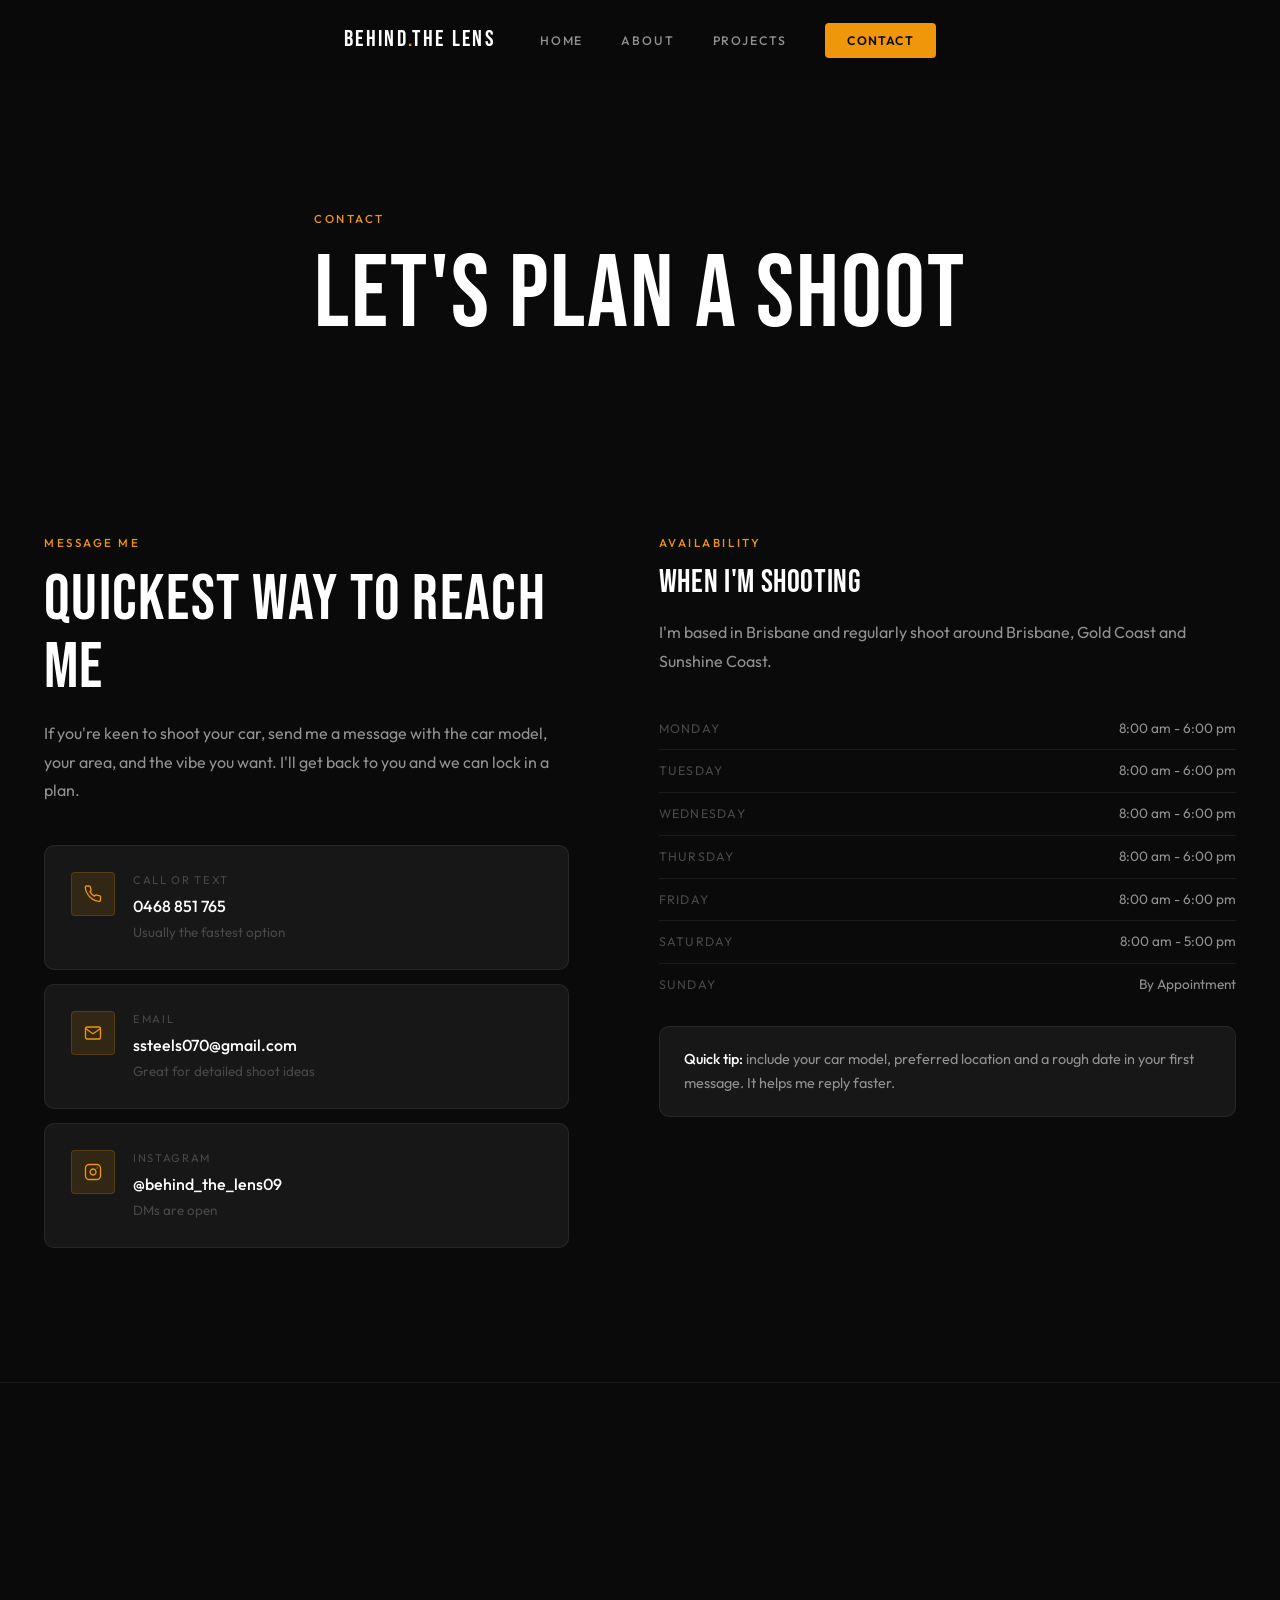
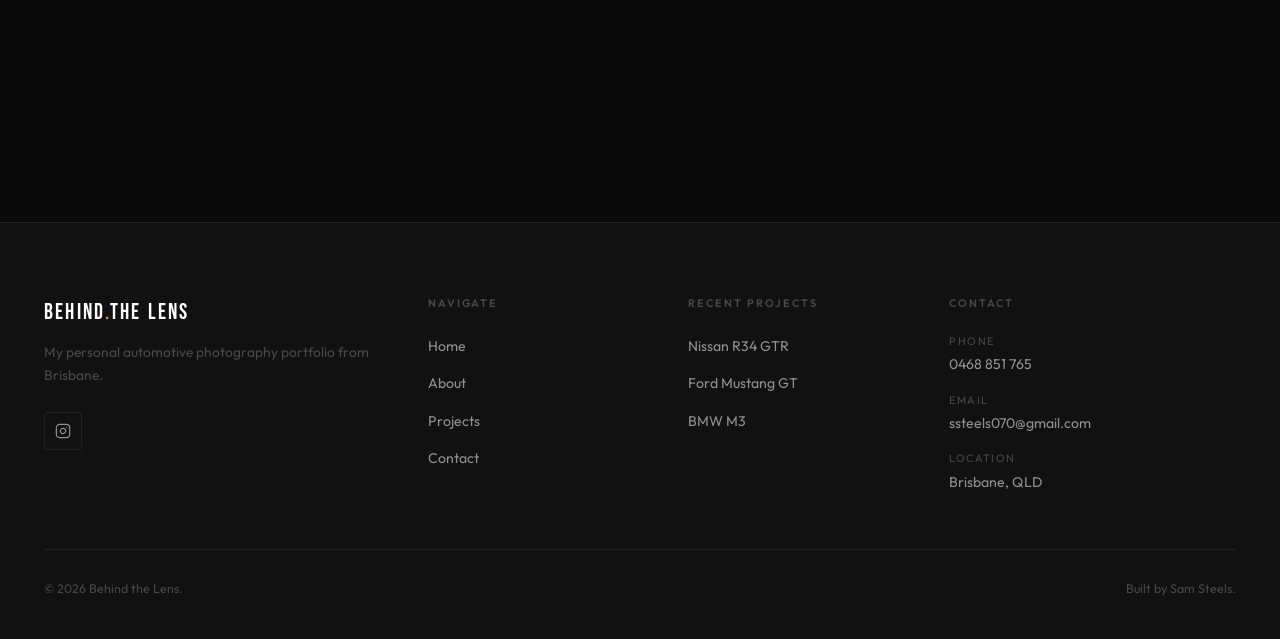
<file: contact.html>
<!DOCTYPE html>
<html lang="en">
<head>
  <meta charset="UTF-8" />
  <meta name="viewport" content="width=device-width, initial-scale=1.0" />
  <title>Contact Sam | Behind the Lens</title>
  <meta name="description" content="Get in touch with Sam to plan a car shoot in Brisbane. Call, text, email or DM." />
  <link rel="stylesheet" href="styles.css" />
</head>
<body>

  <nav class="nav">
    <div class="container">
      <div class="nav-inner">
        <div class="nav-left">
          <a href="index.html" class="nav-logo">BEHIND<span>.</span>THE LENS</a>
          <ul class="nav-links">
            <li><a href="index.html">Home</a></li>
            <li><a href="about.html">About</a></li>
            <li><a href="gallery.html">Projects</a></li>
            <li><a href="contact.html" class="nav-cta">Contact</a></li>
          </ul>
        </div>
        <div class="nav-hamburger" aria-label="Toggle menu">
          <span></span><span></span><span></span>
        </div>
      </div>
    </div>
  </nav>

  <div class="nav-overlay">
    <button class="nav-overlay-close" aria-label="Close menu">×</button>
    <a href="index.html">Home</a>
    <a href="about.html">About</a>
    <a href="gallery.html">Projects</a>
    <a href="contact.html">Contact</a>
    <div class="nav-overlay-footer">
      <a href="tel:0468851765">0468 851 765</a>
      <a href="mailto:ssteels070@gmail.com">ssteels070@gmail.com</a>
    </div>
  </div>

  <section class="page-hero">
    <div class="page-hero-bg" style="background-image: url('https://images.unsplash.com/photo-1614162692292-7ac56d7f7f1e?auto=format&fit=crop&w=1600&q=80');"></div>
    <div class="page-hero-overlay"></div>
    <div class="container">
      <div class="page-hero-content">
        <span class="section-label">Contact</span>
        <h1>Let's Plan a Shoot</h1>
      </div>
    </div>
  </section>

  <section class="section">
    <div class="container">
      <div class="contact-layout">
        <div class="reveal">
          <span class="section-label">Message Me</span>
          <h2 class="section-title">Quickest Way to Reach Me</h2>
          <p>If you're keen to shoot your car, send me a message with the car model, your area, and the vibe you want. I'll get back to you and we can lock in a plan.</p>

          <div style="margin-top:40px;">
            <a href="tel:0468851765" class="contact-card">
              <div class="contact-icon">
                <svg width="18" height="18" viewBox="0 0 24 24" fill="none" stroke="var(--accent)" stroke-width="1.8" stroke-linecap="round" stroke-linejoin="round"><path d="M22 16.92v3a2 2 0 0 1-2.18 2 19.79 19.79 0 0 1-8.63-3.07A19.5 19.5 0 0 1 4.69 12a19.79 19.79 0 0 1-3.07-8.67A2 2 0 0 1 3.6 1.27h3a2 2 0 0 1 2 1.72c.127.96.361 1.903.7 2.81a2 2 0 0 1-.45 2.11L7.91 8.91a16 16 0 0 0 6 6l.93-.93a2 2 0 0 1 2.11-.45c.907.339 1.85.573 2.81.7A2 2 0 0 1 22 16.92z"/></svg>
              </div>
              <div>
                <div class="contact-label">Call or Text</div>
                <div class="contact-value">0468 851 765</div>
                <div class="contact-value-sub">Usually the fastest option</div>
              </div>
            </a>

            <a href="mailto:ssteels070@gmail.com" class="contact-card">
              <div class="contact-icon">
                <svg width="18" height="18" viewBox="0 0 24 24" fill="none" stroke="var(--accent)" stroke-width="1.8" stroke-linecap="round" stroke-linejoin="round"><path d="M4 4h16c1.1 0 2 .9 2 2v12c0 1.1-.9 2-2 2H4c-1.1 0-2-.9-2-2V6c0-1.1.9-2 2-2z"/><polyline points="22,6 12,13 2,6"/></svg>
              </div>
              <div>
                <div class="contact-label">Email</div>
                <div class="contact-value">ssteels070@gmail.com</div>
                <div class="contact-value-sub">Great for detailed shoot ideas</div>
              </div>
            </a>

            <a href="https://instagram.com/behind_the_lens09" target="_blank" rel="noopener" class="contact-card">
              <div class="contact-icon">
                <svg width="18" height="18" viewBox="0 0 24 24" fill="none" stroke="var(--accent)" stroke-width="1.8" stroke-linecap="round" stroke-linejoin="round"><rect x="2" y="2" width="20" height="20" rx="5" ry="5"/><path d="M16 11.37A4 4 0 1 1 12.63 8 4 4 0 0 1 16 11.37z"/><line x1="17.5" y1="6.5" x2="17.51" y2="6.5"/></svg>
              </div>
              <div>
                <div class="contact-label">Instagram</div>
                <div class="contact-value">@behind_the_lens09</div>
                <div class="contact-value-sub">DMs are open</div>
              </div>
            </a>
          </div>
        </div>

        <div class="reveal reveal-delay-2">
          <span class="section-label">Availability</span>
          <h3 class="section-title" style="font-size:2rem;">When I'm Shooting</h3>
          <p>I'm based in Brisbane and regularly shoot around Brisbane, Gold Coast and Sunshine Coast.</p>

          <table class="hours-table" style="margin-top:32px;">
            <tr>
              <td>Monday</td>
              <td>8:00 am - 6:00 pm</td>
            </tr>
            <tr>
              <td>Tuesday</td>
              <td>8:00 am - 6:00 pm</td>
            </tr>
            <tr>
              <td>Wednesday</td>
              <td>8:00 am - 6:00 pm</td>
            </tr>
            <tr>
              <td>Thursday</td>
              <td>8:00 am - 6:00 pm</td>
            </tr>
            <tr>
              <td>Friday</td>
              <td>8:00 am - 6:00 pm</td>
            </tr>
            <tr>
              <td>Saturday</td>
              <td>8:00 am - 5:00 pm</td>
            </tr>
            <tr>
              <td>Sunday</td>
              <td>By Appointment</td>
            </tr>
          </table>

          <div style="margin-top:20px; padding:20px 24px; background:var(--bg-card); border:1px solid var(--border); border-radius:var(--radius-lg);">
            <p style="font-size:0.9rem; color:var(--text-secondary); line-height:1.7;">
              <strong style="color:var(--text-primary); font-weight:500;">Quick tip:</strong> include your car model, preferred location and a rough date in your first message. It helps me reply faster.
            </p>
          </div>
        </div>
      </div>
    </div>
  </section>

  <div class="map-wrap">
    <iframe
      src="https://www.google.com/maps/embed?pb=!1m14!1m12!1m3!1d452813!2d153.026!3d-27.4705!2m3!1f0!2f0!3f0!3m2!1i1024!2i768!4f13.1!5e0!3m2!1sen!2sau!4v1704067200000!5m2!1sen!2sau"
      allowfullscreen=""
      loading="lazy"
      referrerpolicy="no-referrer-when-downgrade"
      title="Brisbane map"
    ></iframe>
  </div>

  <footer class="footer">
    <div class="container">
      <div class="footer-grid">
        <div>
          <div class="footer-logo">BEHIND<span>.</span>THE LENS</div>
          <p class="footer-tagline">My personal automotive photography portfolio from Brisbane.</p>
          <div class="footer-socials">
            <a href="https://instagram.com/behind_the_lens09" target="_blank" rel="noopener" class="social-btn" aria-label="Instagram">
              <svg width="16" height="16" viewBox="0 0 24 24" fill="none" stroke="currentColor" stroke-width="1.8" stroke-linecap="round" stroke-linejoin="round"><rect x="2" y="2" width="20" height="20" rx="5" ry="5"/><path d="M16 11.37A4 4 0 1 1 12.63 8 4 4 0 0 1 16 11.37z"/><line x1="17.5" y1="6.5" x2="17.51" y2="6.5"/></svg>
            </a>
          </div>
        </div>
        <div>
          <div class="footer-col-title">Navigate</div>
          <ul class="footer-links">
            <li><a href="index.html">Home</a></li>
            <li><a href="about.html">About</a></li>
            <li><a href="gallery.html">Projects</a></li>
            <li><a href="contact.html">Contact</a></li>
          </ul>
        </div>
        <div>
          <div class="footer-col-title">Recent Projects</div>
          <ul class="footer-links">
            <li><a href="shoot-r34.html">Nissan R34 GTR</a></li>
            <li><a href="shoot-mustang.html">Ford Mustang GT</a></li>
            <li><a href="shoot-m3.html">BMW M3</a></li>
          </ul>
        </div>
        <div>
          <div class="footer-col-title">Contact</div>
          <div class="footer-contact-row">
            <span class="fc-label">Phone</span>
            <a href="tel:0468851765" class="fc-val">0468 851 765</a>
          </div>
          <div class="footer-contact-row">
            <span class="fc-label">Email</span>
            <a href="mailto:ssteels070@gmail.com" class="fc-val">ssteels070@gmail.com</a>
          </div>
          <div class="footer-contact-row">
            <span class="fc-label">Location</span>
            <span class="fc-val">Brisbane, QLD</span>
          </div>
        </div>
      </div>
      <div class="footer-bottom">
        <p>&copy; 2026 Behind the Lens.</p>
        <p>Built by Sam Steels.</p>
      </div>
    </div>
  </footer>

  <script src="main.js"></script>
</body>
</html>
</file>
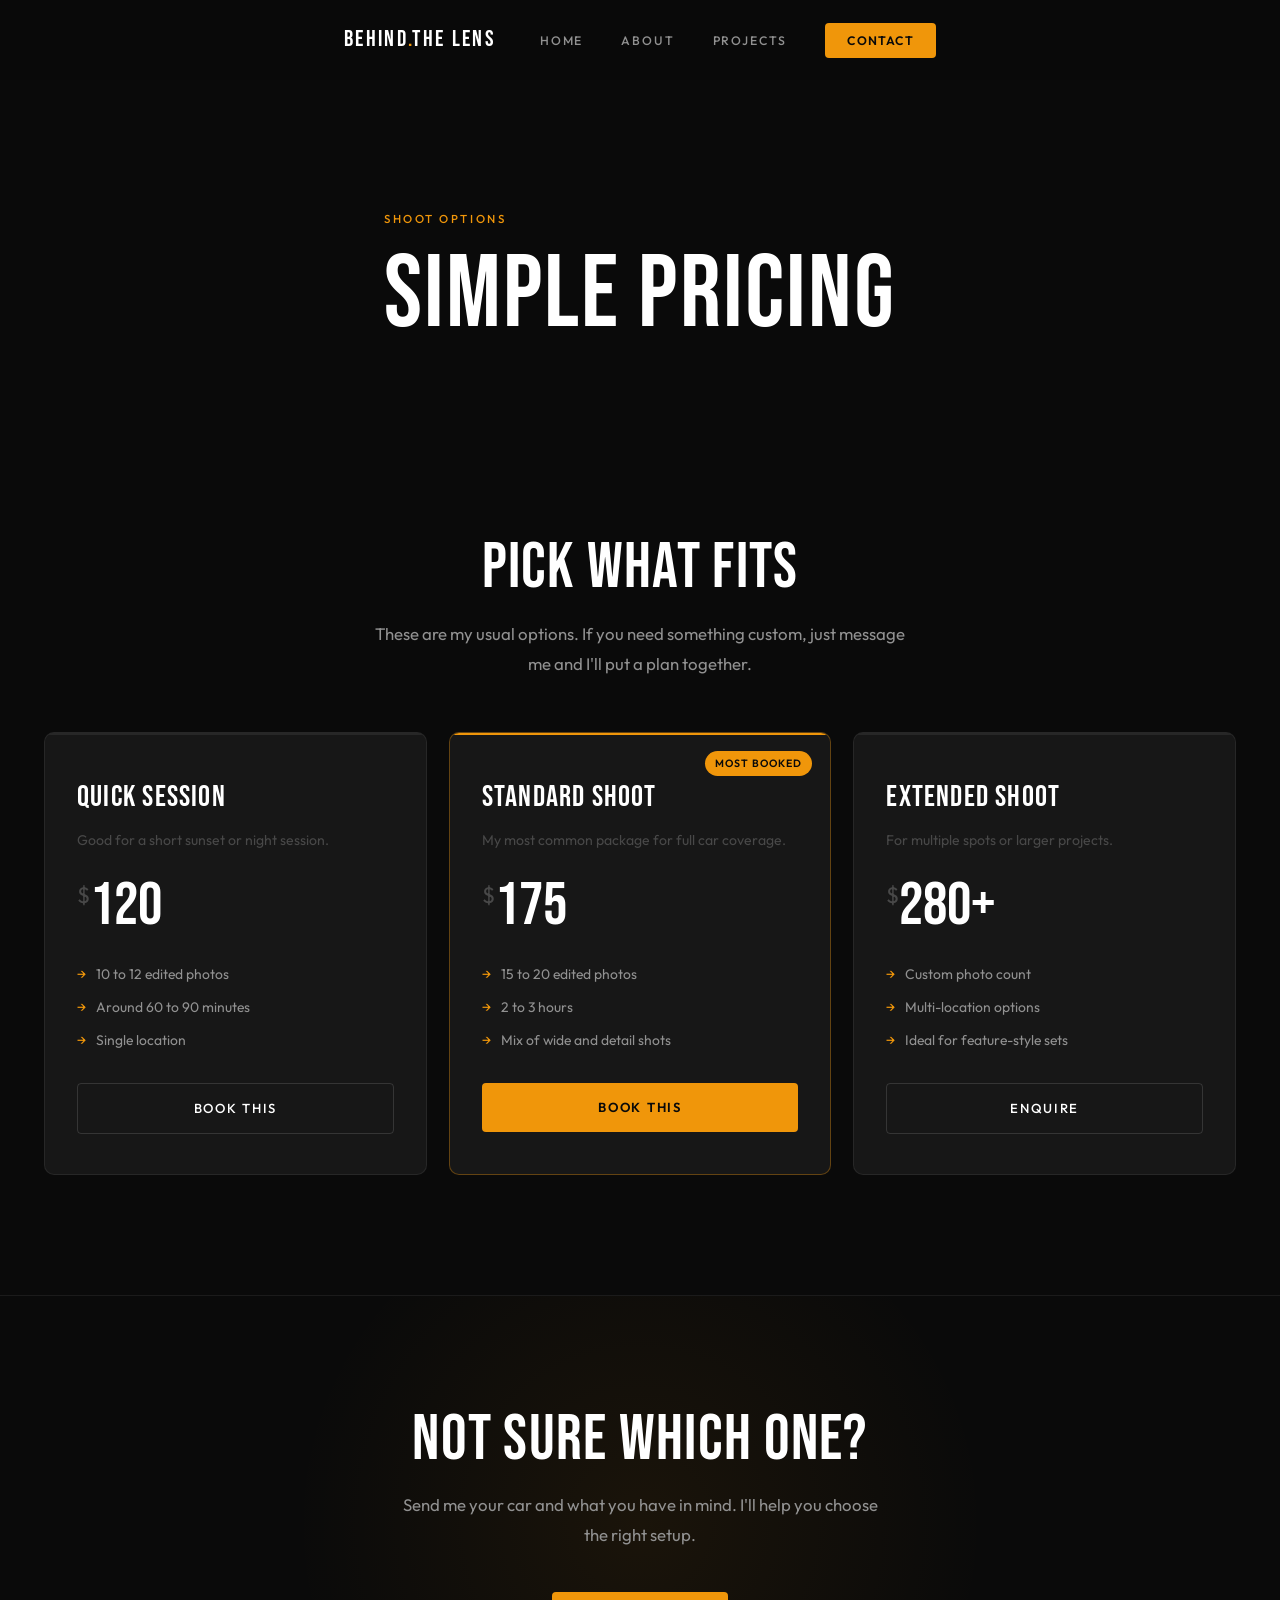
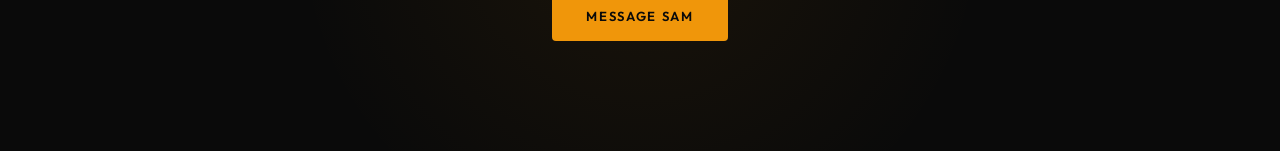
<file: pricing.html>
<!DOCTYPE html>
<html lang="en">
<head>
  <meta charset="UTF-8" />
  <meta name="viewport" content="width=device-width, initial-scale=1.0" />
  <title>Shoot Options | Behind the Lens</title>
  <meta name="description" content="Simple shoot options from Sam Steels for car photography in Brisbane." />
  <link rel="stylesheet" href="styles.css" />
</head>
<body>

  <nav class="nav">
    <div class="container">
      <div class="nav-inner">
        <div class="nav-left">
          <a href="index.html" class="nav-logo">BEHIND<span>.</span>THE LENS</a>
          <ul class="nav-links">
            <li><a href="index.html">Home</a></li>
            <li><a href="about.html">About</a></li>
            <li><a href="gallery.html">Projects</a></li>
            <li><a href="contact.html" class="nav-cta">Contact</a></li>
          </ul>
        </div>
        <div class="nav-hamburger" aria-label="Toggle menu">
          <span></span><span></span><span></span>
        </div>
      </div>
    </div>
  </nav>

  <div class="nav-overlay">
    <button class="nav-overlay-close" aria-label="Close menu">×</button>
    <a href="index.html">Home</a>
    <a href="about.html">About</a>
    <a href="gallery.html">Projects</a>
    <a href="contact.html">Contact</a>
    <div class="nav-overlay-footer">
      <a href="tel:0468851765">0468 851 765</a>
      <a href="mailto:ssteels070@gmail.com">ssteels070@gmail.com</a>
    </div>
  </div>

  <section class="page-hero">
    <div class="page-hero-bg" style="background-image: url('https://images.unsplash.com/photo-1492144534655-ae79c964c9d7?auto=format&fit=crop&w=1600&q=80');"></div>
    <div class="page-hero-overlay"></div>
    <div class="container">
      <div class="page-hero-content">
        <span class="section-label">Shoot Options</span>
        <h1>Simple Pricing</h1>
      </div>
    </div>
  </section>

  <section class="section">
    <div class="container">
      <div style="text-align:center; margin-bottom:52px;" class="reveal">
        <h2 class="section-title">Pick What Fits</h2>
        <p class="section-subtitle" style="margin:0 auto 0;">These are my usual options. If you need something custom, just message me and I'll put a plan together.</p>
      </div>

      <div class="pricing-grid">
        <div class="pricing-card reveal">
          <div class="pricing-name">Quick Session</div>
          <div class="pricing-desc">Good for a short sunset or night session.</div>
          <div class="pricing-price"><span class="dollar">$</span>120</div>
          <ul class="pricing-includes">
            <li>10 to 12 edited photos</li>
            <li>Around 60 to 90 minutes</li>
            <li>Single location</li>
          </ul>
          <a href="contact.html" class="btn btn-outline" style="width:100%; justify-content:center;">Book This</a>
        </div>

        <div class="pricing-card featured reveal reveal-delay-1">
          <div class="featured-badge">Most Booked</div>
          <div class="pricing-name">Standard Shoot</div>
          <div class="pricing-desc">My most common package for full car coverage.</div>
          <div class="pricing-price"><span class="dollar">$</span>175</div>
          <ul class="pricing-includes">
            <li>15 to 20 edited photos</li>
            <li>2 to 3 hours</li>
            <li>Mix of wide and detail shots</li>
          </ul>
          <a href="contact.html" class="btn btn-accent" style="width:100%; justify-content:center;">Book This</a>
        </div>

        <div class="pricing-card reveal reveal-delay-2">
          <div class="pricing-name">Extended Shoot</div>
          <div class="pricing-desc">For multiple spots or larger projects.</div>
          <div class="pricing-price"><span class="dollar">$</span>280+</div>
          <ul class="pricing-includes">
            <li>Custom photo count</li>
            <li>Multi-location options</li>
            <li>Ideal for feature-style sets</li>
          </ul>
          <a href="contact.html" class="btn btn-outline" style="width:100%; justify-content:center;">Enquire</a>
        </div>
      </div>
    </div>
  </section>

  <section class="cta-banner">
    <div class="container">
      <h2 class="reveal">Not Sure Which One?</h2>
      <p class="reveal reveal-delay-1">Send me your car and what you have in mind. I'll help you choose the right setup.</p>
      <div class="cta-buttons reveal reveal-delay-2">
        <a href="contact.html" class="btn btn-accent">Message Sam</a>
      </div>
    </div>
  </section>

  <script src="main.js"></script>
</body>
</html>
</file>
<file: styles.css>
/* =====================================================
   BEHIND THE LENS — styles.css
   Sam Steels | Automotive Photography | Brisbane
   ===================================================== */

@import url('https://fonts.googleapis.com/css2?family=Bebas+Neue&family=Outfit:wght@300;400;500;600&display=swap');

/* ── CSS Variables ─────────────────────────────────── */
:root {
  --bg:            #0A0A0A;
  --bg-surface:    #111111;
  --bg-card:       #171717;
  --bg-card-hover: #1E1E1E;
  --text-primary:  #FFFFFF;
  --text-secondary:#919191;
  --text-muted:    #484848;
  --accent:        #F0960A;
  --accent-hover:  #FFB030;
  --accent-dim:    rgba(240,150,10,0.12);
  --border:        rgba(255,255,255,0.07);
  --border-light:  rgba(255,255,255,0.13);

  --font-display: 'Bebas Neue', sans-serif;
  --font-body:    'Outfit', sans-serif;

  --radius:    4px;
  --radius-lg: 10px;

  --transition:      0.3s ease;
  --transition-slow: 0.6s ease;

  --nav-height:     80px;
  --section-pad:    120px;
  --section-pad-sm: 72px;

  --shadow:        0 4px 24px rgba(0,0,0,0.45);
  --shadow-lg:     0 16px 48px rgba(0,0,0,0.65);
  --shadow-accent: 0 6px 24px rgba(240,150,10,0.25);
}

/* ── Reset ─────────────────────────────────────────── */
*, *::before, *::after { box-sizing: border-box; margin: 0; padding: 0; }
html { scroll-behavior: smooth; font-size: 16px; }
body {
  background: var(--bg);
  color: var(--text-primary);
  font-family: var(--font-body);
  font-weight: 400;
  line-height: 1.6;
  overflow-x: hidden;
}
img { display: block; max-width: 100%; height: auto; }
a { color: inherit; text-decoration: none; }
ul { list-style: none; }
button { cursor: pointer; border: none; background: none; font-family: inherit; }

/* ── Typography ────────────────────────────────────── */
h1, h2, h3, h4 {
  font-family: var(--font-display);
  font-weight: 400;
  line-height: 1.05;
  letter-spacing: 0.02em;
}
h1 { font-size: clamp(3.5rem, 8vw, 8rem); }
h2 { font-size: clamp(2.4rem, 5vw, 4.5rem); }
h3 { font-size: clamp(1.7rem, 3vw, 2.4rem); }
h4 { font-size: 1.4rem; }
p  { color: var(--text-secondary); line-height: 1.8; }
.text-accent  { color: var(--accent); }

/* ── Layout ─────────────────────────────────────────── */
.container {
  max-width: 1300px;
  margin: 0 auto;
  padding: 0 44px;
}
.section    { padding: var(--section-pad) 0; }
.section-sm { padding: var(--section-pad-sm) 0; }

.section-label {
  display: block;
  font-size: 0.72rem;
  font-weight: 500;
  letter-spacing: 0.22em;
  text-transform: uppercase;
  color: var(--accent);
  margin-bottom: 14px;
}
.section-title   { margin-bottom: 18px; }
.section-subtitle {
  font-size: 1.05rem;
  color: var(--text-secondary);
  max-width: 540px;
  margin-bottom: 52px;
}

.grid-2 { display: grid; grid-template-columns: 1fr 1fr;         gap: 40px; align-items: center; }
.grid-3 { display: grid; grid-template-columns: repeat(3, 1fr); gap: 30px; }
.grid-4 { display: grid; grid-template-columns: repeat(4, 1fr); gap: 30px; }

/* ── Buttons ─────────────────────────────────────────── */
.btn {
  display: inline-flex;
  align-items: center;
  gap: 10px;
  padding: 14px 34px;
  font-family: var(--font-body);
  font-size: 0.82rem;
  font-weight: 500;
  letter-spacing: 0.13em;
  text-transform: uppercase;
  border-radius: var(--radius);
  transition: all var(--transition);
  cursor: pointer;
}
.btn-primary {
  background: var(--text-primary);
  color: var(--bg);
}
.btn-primary:hover {
  background: var(--accent);
  color: var(--bg);
  transform: translateY(-2px);
  box-shadow: var(--shadow-accent);
}
.btn-outline {
  background: transparent;
  color: var(--text-primary);
  border: 1px solid var(--border-light);
}
.btn-outline:hover {
  border-color: var(--text-primary);
  background: rgba(255,255,255,0.05);
  transform: translateY(-2px);
}
.btn-accent {
  background: var(--accent);
  color: var(--bg);
  font-weight: 600;
}
.btn-accent:hover {
  background: var(--accent-hover);
  transform: translateY(-2px);
  box-shadow: var(--shadow-accent);
}

/* ── Navigation ──────────────────────────────────────── */
.nav {
  position: fixed;
  top: 0; left: 0; right: 0;
  z-index: 900;
  height: var(--nav-height);
  display: flex;
  align-items: center;
  background: rgba(10,10,10,0.55);
  backdrop-filter: blur(12px);
  -webkit-backdrop-filter: blur(12px);
  transition: all var(--transition);
}
.nav.scrolled {
  background: rgba(10,10,10,0.94);
  backdrop-filter: blur(14px);
  -webkit-backdrop-filter: blur(14px);
  box-shadow: 0 1px 0 var(--border);
  height: 64px;
}
.nav-inner {
  display: flex;
  align-items: center;
  justify-content: space-between;
  width: 100%;
}
.nav-logo {
  font-family: var(--font-display);
  font-size: 1.45rem;
  letter-spacing: 0.1em;
  color: var(--text-primary);
  transition: color var(--transition);
  z-index: 1010;
  margin-left: 0;
}
.nav-left {
  display: flex;
  align-items: center;
  gap: 44px;
}

/* Close button for mobile nav overlay */
.nav-overlay-close {
  position: absolute;
  top: 18px;
  right: 18px;
  width: 44px;
  height: 44px;
  border-radius: 8px;
  background: transparent;
  border: 1px solid var(--border-light);
  color: var(--text-primary);
  font-size: 1.25rem;
  display: none;
  align-items: center;
  justify-content: center;
  cursor: pointer;
  z-index: 1015;
}
.nav-overlay.open .nav-overlay-close { display: flex; }
.nav-overlay-close:hover { border-color: var(--text-primary); color: var(--accent); }
.nav-logo span { color: var(--accent); }
.nav-logo:hover { color: var(--accent); }

.nav-links {
  display: flex;
  align-items: center;
  gap: 38px;
}
.nav-links a {
  font-size: 0.77rem;
  font-weight: 500;
  letter-spacing: 0.15em;
  text-transform: uppercase;
  color: var(--text-secondary);
  transition: color var(--transition);
  position: relative;
}
.nav-links a::after {
  content: '';
  position: absolute;
  bottom: -4px; left: 0;
  width: 0; height: 1px;
  background: var(--accent);
  transition: width var(--transition);
}
.nav-links a:hover,
.nav-links a.active { color: var(--text-primary); }
.nav-links a:hover::after,
.nav-links a.active::after { width: 100%; }

.nav-cta {
  padding: 10px 22px !important;
  background: var(--accent) !important;
  color: var(--bg) !important;
  border-radius: var(--radius);
  font-weight: 600 !important;
  letter-spacing: 0.1em !important;
}
.nav-cta:hover {
  background: var(--accent-hover) !important;
}
.nav-cta::after { display: none !important; }

/* ── Hamburger ───────────────────────────────────────── */
.nav-hamburger {
  display: none;
  flex-direction: column;
  gap: 5px;
  width: 28px;
  cursor: pointer;
  z-index: 1010;
}
.nav-hamburger span {
  display: block;
  height: 1.5px;
  background: var(--text-primary);
  border-radius: 2px;
  transition: all 0.4s ease;
  transform-origin: center;
}
.nav-hamburger.open span:nth-child(1) { transform: translateY(6.5px) rotate(45deg); }
.nav-hamburger.open span:nth-child(2) { opacity: 0; transform: scaleX(0); }
.nav-hamburger.open span:nth-child(3) { transform: translateY(-6.5px) rotate(-45deg); }

/* ── Mobile Overlay ──────────────────────────────────── */
.nav-overlay {
  position: fixed;
  inset: 0;
  background: var(--bg);
  z-index: 999;
  display: flex;
  flex-direction: column;
  align-items: center;
  justify-content: center;
  gap: 6px;
  opacity: 0;
  pointer-events: none;
  transition: opacity 0.4s ease;
}
.nav-overlay.open { opacity: 1; pointer-events: all; }

.nav-overlay a {
  font-family: var(--font-display);
  font-size: clamp(2.8rem, 9vw, 5rem);
  letter-spacing: 0.04em;
  color: var(--text-muted);
  opacity: 0;
  transform: translateY(24px);
  transition: color 0.25s ease, opacity 0.45s ease, transform 0.45s ease;
}
.nav-overlay.open a { opacity: 1; transform: translateY(0); }
.nav-overlay.open a:nth-child(1) { transition-delay: 0.08s; }
.nav-overlay.open a:nth-child(2) { transition-delay: 0.14s; }
.nav-overlay.open a:nth-child(3) { transition-delay: 0.20s; }
.nav-overlay.open a:nth-child(4) { transition-delay: 0.26s; }
.nav-overlay.open a:nth-child(5) { transition-delay: 0.32s; }
.nav-overlay a:hover { color: var(--text-primary); }

.nav-overlay-footer {
  position: absolute;
  bottom: 40px;
  display: flex;
  flex-direction: column;
  align-items: center;
  gap: 8px;
  opacity: 0;
  transition: opacity 0.4s ease 0.4s;
}
.nav-overlay.open .nav-overlay-footer { opacity: 1; }
.nav-overlay-footer a {
  font-family: var(--font-body) !important;
  font-size: 0.85rem !important;
  letter-spacing: 0.1em;
  color: var(--text-muted) !important;
  opacity: 1 !important;
  transform: none !important;
  transition: color 0.25s ease !important;
  transition-delay: 0s !important;
}
.nav-overlay-footer a:hover { color: var(--accent) !important; }

/* ── Hero ────────────────────────────────────────────── */
.hero {
  position: relative;
  height: 100vh;
  min-height: 700px;
  display: flex;
  align-items: flex-end;
  overflow: hidden;
}
.hero-bg {
  position: absolute; inset: 0;
  background-size: cover;
  background-position: center;
  animation: kenBurns 22s ease-in-out infinite alternate;
}
@keyframes kenBurns {
  from { transform: scale(1); }
  to   { transform: scale(1.07); }
}
.hero-overlay {
  position: absolute; inset: 0;
  background: linear-gradient(
    to top,
    rgba(10,10,10,0.97) 0%,
    rgba(10,10,10,0.55) 40%,
    rgba(10,10,10,0.18) 100%
  );
}
.hero-content {
  position: relative;
  z-index: 1;
  padding-bottom: 90px;
  width: 100%;
}
.hero-label {
  display: block;
  font-size: 0.72rem;
  font-weight: 500;
  letter-spacing: 0.22em;
  text-transform: uppercase;
  color: var(--accent);
  margin-bottom: 14px;
  opacity: 0;
  transform: translateY(20px);
  animation: fadeUp 0.8s ease 0.3s forwards;
}
.hero h1 {
  line-height: 0.92;
  margin-bottom: 22px;
  opacity: 0;
  transform: translateY(30px);
  animation: fadeUp 0.8s ease 0.5s forwards;
}
.hero h1 em {
  color: var(--accent);
  font-style: normal;
  display: block;
}
.hero-sub {
  font-size: 1.05rem;
  color: var(--text-secondary);
  max-width: 460px;
  margin-bottom: 38px;
  opacity: 0;
  transform: translateY(20px);
  animation: fadeUp 0.8s ease 0.7s forwards;
}
.hero-buttons {
  display: flex;
  gap: 14px;
  flex-wrap: wrap;
  opacity: 0;
  transform: translateY(20px);
  animation: fadeUp 0.8s ease 0.9s forwards;
}
.hero-scroll {
  position: absolute;
  bottom: 36px; right: 44px;
  z-index: 2;
  display: flex;
  flex-direction: column;
  align-items: center;
  gap: 10px;
  opacity: 0;
  animation: fadeIn 1s ease 1.3s forwards;
}
.hero-scroll span {
  font-size: 0.65rem;
  letter-spacing: 0.16em;
  text-transform: uppercase;
  color: var(--text-muted);
  writing-mode: vertical-rl;
}
.scroll-line {
  width: 1px;
  height: 56px;
  background: linear-gradient(to bottom, var(--accent), transparent);
  animation: scrollPulse 2.2s ease infinite;
}
@keyframes scrollPulse {
  0%,100% { opacity: 0.25; }
  50%      { opacity: 1; }
}

/* ── Page Hero (sub-pages) ───────────────────────────── */
.page-hero {
  height: 46vh;
  min-height: 360px;
  position: relative;
  display: flex;
  align-items: flex-end;
  overflow: hidden;
}
.page-hero-bg {
  position: absolute; inset: 0;
  background-size: cover;
  background-position: center;
}
.page-hero-overlay {
  position: absolute; inset: 0;
  background: linear-gradient(to top, var(--bg) 0%, rgba(10,10,10,0.55) 55%, rgba(10,10,10,0.25) 100%);
}
.page-hero-content {
  position: relative;
  z-index: 1;
  padding-bottom: 64px;
}
.page-hero-content .section-label {
  opacity: 0;
  animation: fadeUp 0.7s ease 0.2s forwards;
}
.page-hero-content h1 {
  opacity: 0;
  animation: fadeUp 0.7s ease 0.4s forwards;
}

/* ── Stats Strip ─────────────────────────────────────── */
.stats-strip {
  background: var(--bg-surface);
  border-top: 1px solid var(--border);
  border-bottom: 1px solid var(--border);
}
.stats-grid {
  display: grid;
  grid-template-columns: repeat(4, 1fr);
}
.stat-item {
  padding: 48px 30px;
  text-align: center;
  border-right: 1px solid var(--border);
  transition: background var(--transition);
}
.stat-item:last-child { border-right: none; }
.stat-item:hover { background: var(--bg-card); }
.stat-num {
  font-family: var(--font-display);
  font-size: clamp(2.8rem, 5vw, 4.5rem);
  color: var(--text-primary);
  line-height: 1;
  margin-bottom: 8px;
}
.stat-num .suffix { color: var(--accent); }
.stat-label {
  font-size: 0.74rem;
  letter-spacing: 0.15em;
  text-transform: uppercase;
  color: var(--text-muted);
}

/* ── About Teaser ────────────────────────────────────── */
.about-teaser .grid-2 { gap: 90px; }
.about-img-wrap { position: relative; }
.about-img-wrap img {
  width: 100%;
  height: 570px;
  object-fit: cover;
  border-radius: var(--radius-lg);
}
.about-img-tag {
  position: absolute;
  bottom: -22px; right: -22px;
  background: var(--accent);
  color: var(--bg);
  padding: 18px 22px;
  border-radius: var(--radius);
  font-family: var(--font-display);
  font-size: 1.05rem;
  letter-spacing: 0.06em;
}
.about-text .btn { margin-top: 36px; }

/* ── Car Projects ───────────────────────────────────── */
.project-grid {
  display: grid;
  grid-template-columns: repeat(3, 1fr);
  gap: 20px;
}
.project-card {
  background: var(--bg-card);
  border: 1px solid var(--border);
  border-radius: var(--radius-lg);
  overflow: hidden;
  transition: all var(--transition);
}
.project-card:hover {
  border-color: var(--border-light);
  transform: translateY(-3px);
}
.project-cover {
  width: 100%;
  aspect-ratio: 4/3;
  object-fit: cover;
}
.project-body {
  padding: 24px;
}
.project-title {
  font-size: 1.7rem;
  margin-bottom: 6px;
}
.project-date {
  font-size: 0.72rem;
  letter-spacing: 0.13em;
  text-transform: uppercase;
  color: var(--accent);
  margin-bottom: 12px;
}
.project-desc {
  font-size: 0.92rem;
  line-height: 1.7;
  margin-bottom: 18px;
}

/* ── Shoot Pages ────────────────────────────────────── */
.shoot-meta {
  max-width: 760px;
  margin-bottom: 28px;
  display: grid;
  gap: 8px;
}
.shoot-meta p {
  font-size: 0.93rem;
}
.shoot-meta strong {
  color: var(--text-primary);
  font-weight: 500;
}
.shoot-gallery {
  display: grid;
  grid-template-columns: repeat(3, 1fr);
  gap: 14px;
}
.shoot-gallery img {
  width: 100%;
  aspect-ratio: 4/3;
  object-fit: cover;
  border-radius: var(--radius);
}

/* ── Selected Work Preview ───────────────────────────── */
.preview-grid {
  display: grid;
  grid-template-columns: repeat(3, 1fr);
  grid-template-rows: auto auto;
  gap: 14px;
}
.preview-item {
  position: relative;
  overflow: hidden;
  border-radius: var(--radius);
  cursor: pointer;
}
.preview-item:first-child { grid-column: span 2; }
.preview-item img {
  width: 100%;
  height: 100%;
  min-height: 280px;
  object-fit: cover;
  transition: transform 0.8s ease;
}
.preview-item:hover img { transform: scale(1.05); }
.preview-overlay {
  position: absolute; inset: 0;
  background: rgba(10,10,10,0.42);
  opacity: 0;
  transition: opacity var(--transition);
  display: flex;
  align-items: center;
  justify-content: center;
}
.preview-item:hover .preview-overlay { opacity: 1; }
.preview-view-all {
  margin-top: 40px;
  text-align: center;
}

/* ── FAQ ─────────────────────────────────────────────── */
.faq-grid { display: grid; grid-template-columns: 1fr 1.6fr; gap: 80px; align-items: start; }
.faq-item { border-bottom: 1px solid var(--border); }
.faq-question {
  width: 100%;
  text-align: left;
  padding: 22px 0;
  display: flex;
  align-items: center;
  justify-content: space-between;
  gap: 20px;
  font-size: 0.97rem;
  font-weight: 500;
  color: var(--text-primary);
  font-family: var(--font-body);
  transition: color var(--transition);
}
.faq-question:hover { color: var(--accent); }
.faq-icon {
  width: 26px; height: 26px;
  border: 1px solid var(--border-light);
  border-radius: 50%;
  display: flex;
  align-items: center;
  justify-content: center;
  flex-shrink: 0;
  transition: all var(--transition);
  position: relative;
}
.faq-icon::before, .faq-icon::after {
  content: '';
  position: absolute;
  background: var(--text-secondary);
  border-radius: 2px;
  transition: all 0.35s ease;
}
.faq-icon::before { width: 10px; height: 1.5px; }
.faq-icon::after  { width: 1.5px; height: 10px; }
.faq-item.open .faq-icon { background: var(--accent); border-color: var(--accent); }
.faq-item.open .faq-icon::before,
.faq-item.open .faq-icon::after { background: var(--bg); }
.faq-item.open .faq-icon::after { transform: scaleY(0); }
.faq-answer { max-height: 0; overflow: hidden; transition: max-height 0.4s ease; }
.faq-answer-inner { padding-bottom: 22px; font-size: 0.94rem; color: var(--text-secondary); line-height: 1.8; }
.faq-item.open .faq-answer { max-height: 320px; }

/* ── Pricing Cards ───────────────────────────────────── */
.pricing-grid {
  display: grid;
  grid-template-columns: repeat(3, 1fr);
  gap: 22px;
}
.pricing-card {
  background: var(--bg-card);
  border: 1px solid var(--border);
  border-radius: var(--radius-lg);
  padding: 40px 32px;
  position: relative;
  overflow: hidden;
  transition: all var(--transition);
}
.pricing-card::before {
  content: '';
  position: absolute;
  top: 0; left: 0; right: 0;
  height: 2px;
  background: var(--border);
  transition: background var(--transition);
}
.pricing-card:hover {
  background: var(--bg-card-hover);
  border-color: var(--border-light);
  transform: translateY(-5px);
  box-shadow: var(--shadow-lg);
}
.pricing-card:hover::before { background: var(--accent); }
.pricing-card.featured { border-color: rgba(240,150,10,0.35); }
.pricing-card.featured::before { background: var(--accent); }
.featured-badge {
  position: absolute;
  top: 18px; right: 18px;
  background: var(--accent);
  color: var(--bg);
  font-size: 0.66rem;
  font-weight: 600;
  letter-spacing: 0.1em;
  text-transform: uppercase;
  padding: 4px 10px;
  border-radius: 20px;
}
.pricing-icon { font-size: 1.6rem; margin-bottom: 18px; }
.pricing-name {
  font-family: var(--font-display);
  font-size: 1.9rem;
  letter-spacing: 0.04em;
  margin-bottom: 8px;
}
.pricing-desc { font-size: 0.88rem; color: var(--text-muted); margin-bottom: 24px; line-height: 1.6; }
.pricing-price {
  font-family: var(--font-display);
  font-size: 3.8rem;
  color: var(--text-primary);
  line-height: 1;
  margin-bottom: 6px;
}
.pricing-price .dollar { font-size: 1.4rem; vertical-align: super; color: var(--text-muted); font-family: var(--font-body); }
.pricing-includes { margin: 26px 0 32px; display: flex; flex-direction: column; gap: 11px; }
.pricing-includes li {
  font-size: 0.87rem;
  color: var(--text-secondary);
  display: flex;
  align-items: flex-start;
  gap: 10px;
}
.pricing-includes li::before { content: '→'; color: var(--accent); flex-shrink: 0; }

/* ── Add-ons ─────────────────────────────────────────── */
.addons-grid { display: grid; grid-template-columns: 1fr 1fr; gap: 16px; max-width: 780px; }
.addon-item {
  display: flex;
  align-items: center;
  justify-content: space-between;
  padding: 20px 24px;
  background: var(--bg-card);
  border: 1px solid var(--border);
  border-radius: var(--radius);
  transition: all var(--transition);
}
.addon-item:hover { border-color: var(--border-light); background: var(--bg-card-hover); }
.addon-name { font-weight: 500; font-size: 0.94rem; }
.addon-note { font-size: 0.78rem; color: var(--text-muted); margin-top: 2px; }
.addon-price {
  font-family: var(--font-display);
  font-size: 1.5rem;
  color: var(--accent);
  letter-spacing: 0.03em;
  flex-shrink: 0;
}

/* ── Gallery ─────────────────────────────────────────── */
.gallery-filters { display: flex; gap: 10px; flex-wrap: wrap; margin-bottom: 42px; }
.filter-btn {
  padding: 8px 20px;
  font-size: 0.74rem;
  font-weight: 500;
  letter-spacing: 0.12em;
  text-transform: uppercase;
  color: var(--text-secondary);
  border: 1px solid var(--border);
  border-radius: 40px;
  transition: all var(--transition);
  background: transparent;
  font-family: var(--font-body);
  cursor: pointer;
}
.filter-btn:hover { color: var(--text-primary); border-color: var(--border-light); }
.filter-btn.active {
  background: var(--accent);
  color: var(--bg);
  border-color: var(--accent);
  font-weight: 600;
}
.gallery-grid {
  display: grid;
  grid-template-columns: repeat(3, 1fr);
  gap: 14px;
}
.gallery-item {
  position: relative;
  overflow: hidden;
  border-radius: var(--radius);
  cursor: pointer;
  aspect-ratio: 4/3;
  background: var(--bg-card);
}
.gallery-item.tall { aspect-ratio: 3/4; }
.gallery-item img {
  width: 100%; height: 100%;
  object-fit: cover;
  transition: transform 0.75s ease;
}
.gallery-item:hover img { transform: scale(1.06); }
.gallery-item-overlay {
  position: absolute; inset: 0;
  background: rgba(10,10,10,0.46);
  opacity: 0;
  transition: opacity var(--transition);
  display: flex;
  align-items: center;
  justify-content: center;
  flex-direction: column;
  gap: 12px;
}
.gallery-item:hover .gallery-item-overlay { opacity: 1; }
.gallery-expand {
  width: 48px; height: 48px;
  border: 1.5px solid rgba(255,255,255,0.75);
  border-radius: 50%;
  display: flex; align-items: center; justify-content: center;
  transform: scale(0.85);
  transition: transform var(--transition);
  color: var(--text-primary);
  font-size: 1.1rem;
}
.gallery-item:hover .gallery-expand { transform: scale(1); }
.gallery-tag {
  font-size: 0.7rem;
  letter-spacing: 0.14em;
  text-transform: uppercase;
  color: rgba(255,255,255,0.55);
}
.gallery-item.hidden { display: none; }

/* ── Lightbox ────────────────────────────────────────── */
.lightbox {
  position: fixed; inset: 0;
  background: rgba(5,5,5,0.97);
  z-index: 2000;
  display: flex;
  align-items: center;
  justify-content: center;
  opacity: 0;
  pointer-events: none;
  transition: opacity 0.3s ease;
}
.lightbox.open { opacity: 1; pointer-events: all; }
.lightbox-img {
  max-width: 90vw; max-height: 85vh;
  object-fit: contain;
  border-radius: var(--radius);
  transform: scale(0.97);
  transition: transform 0.3s ease;
}
.lightbox.open .lightbox-img { transform: scale(1); }
.lightbox-close {
  position: absolute; top: 28px; right: 28px;
  width: 44px; height: 44px;
  border: 1px solid var(--border-light);
  border-radius: 50%;
  display: flex; align-items: center; justify-content: center;
  cursor: pointer;
  transition: all var(--transition);
  color: var(--text-secondary);
  font-size: 1.1rem;
}
.lightbox-close:hover { border-color: var(--text-primary); color: var(--text-primary); }
.lightbox-nav {
  position: absolute;
  top: 50%; transform: translateY(-50%);
  width: 50px; height: 50px;
  border: 1px solid var(--border-light);
  border-radius: 50%;
  display: flex; align-items: center; justify-content: center;
  cursor: pointer;
  transition: all var(--transition);
  color: var(--text-secondary);
  background: rgba(10,10,10,0.6);
}
.lightbox-nav:hover { border-color: var(--accent); color: var(--accent); }
.lightbox-prev { left: 28px; }
.lightbox-next { right: 28px; }
.lightbox-counter {
  position: absolute; bottom: 28px; left: 50%; transform: translateX(-50%);
  font-size: 0.75rem; letter-spacing: 0.12em; color: var(--text-muted);
}

/* ── About Page ──────────────────────────────────────── */
.about-intro { gap: 90px; }
.about-img-full { width: 100%; height: 620px; object-fit: cover; border-radius: var(--radius-lg); }
.values-grid { display: grid; grid-template-columns: repeat(3, 1fr); gap: 24px; }
.value-card {
  padding: 38px 30px;
  background: var(--bg-card);
  border: 1px solid var(--border);
  border-radius: var(--radius-lg);
  transition: all var(--transition);
}
.value-card:hover { border-color: var(--border-light); transform: translateY(-4px); box-shadow: var(--shadow); }
.value-num { font-family: var(--font-display); font-size: 3.2rem; color: var(--accent); opacity: 0.35; line-height: 1; margin-bottom: 14px; }
.value-title { font-family: var(--font-display); font-size: 1.5rem; letter-spacing: 0.04em; margin-bottom: 12px; }
.value-desc { font-size: 0.9rem; color: var(--text-secondary); line-height: 1.75; }

/* ── Contact Page ────────────────────────────────────── */
.contact-layout { display: grid; grid-template-columns: 1fr 1.1fr; gap: 90px; align-items: start; }
.contact-card {
  display: flex;
  align-items: flex-start;
  gap: 18px;
  padding: 26px;
  background: var(--bg-card);
  border: 1px solid var(--border);
  border-radius: var(--radius-lg);
  margin-bottom: 14px;
  transition: all var(--transition);
  text-decoration: none;
}
.contact-card:hover { border-color: var(--border-light); background: var(--bg-card-hover); }
.contact-icon {
  width: 44px; height: 44px;
  background: var(--accent-dim);
  border: 1px solid rgba(240,150,10,0.2);
  border-radius: var(--radius);
  display: flex; align-items: center; justify-content: center;
  flex-shrink: 0;
  font-size: 1.05rem;
}
.contact-label {
  font-size: 0.7rem;
  letter-spacing: 0.15em;
  text-transform: uppercase;
  color: var(--text-muted);
  margin-bottom: 4px;
}
.contact-value { font-size: 1rem; font-weight: 500; color: var(--text-primary); }
.contact-value-sub { font-size: 0.84rem; color: var(--text-muted); margin-top: 2px; }

.hours-table { width: 100%; margin-top: 20px; border-collapse: collapse; }
.hours-table tr { border-bottom: 1px solid var(--border); }
.hours-table tr:last-child { border-bottom: none; }
.hours-table td { padding: 10px 0; font-size: 0.85rem; }
.hours-table td:first-child { color: var(--text-muted); text-transform: uppercase; letter-spacing: 0.1em; font-size: 0.78rem; }
.hours-table td:last-child { color: var(--text-secondary); text-align: right; }

/* ── Map ─────────────────────────────────────────────── */
.map-wrap {
  position: relative;
  height: 440px;
  overflow: hidden;
  border-top: 1px solid var(--border);
}
.map-wrap iframe {
  width: 100%; height: 100%;
  border: none;
  filter: grayscale(100%) brightness(0.55) contrast(1.1);
  transition: filter 0.6s ease;
}
.map-wrap:hover iframe { filter: grayscale(85%) brightness(0.65) contrast(1.05); }
.map-chip {
  position: absolute;
  top: 50%; left: 50%;
  transform: translate(-50%, -50%);
  background: rgba(10,10,10,0.88);
  backdrop-filter: blur(10px);
  -webkit-backdrop-filter: blur(10px);
  border: 1px solid var(--border-light);
  padding: 18px 30px;
  border-radius: var(--radius-lg);
  text-align: center;
  pointer-events: none;
}
.map-chip h4 { font-size: 1.3rem; margin-bottom: 4px; }
.map-chip p { font-size: 0.75rem; letter-spacing: 0.12em; text-transform: uppercase; color: var(--text-muted); }

/* ── CTA Banner ──────────────────────────────────────── */
.cta-banner {
  padding: 110px 0;
  text-align: center;
  position: relative;
  overflow: hidden;
  border-top: 1px solid var(--border);
}
.cta-banner::before {
  content: '';
  position: absolute; top: 50%; left: 50%;
  transform: translate(-50%, -50%);
  width: 700px; height: 700px;
  background: radial-gradient(circle, rgba(240,150,10,0.07) 0%, transparent 70%);
  pointer-events: none;
}
.cta-banner h2 { margin-bottom: 16px; }
.cta-banner p { font-size: 1.05rem; max-width: 480px; margin: 0 auto 42px; }
.cta-buttons { display: flex; gap: 14px; justify-content: center; flex-wrap: wrap; }

/* ── Footer ──────────────────────────────────────────── */
.footer {
  background: var(--bg-surface);
  border-top: 1px solid var(--border);
  padding: 72px 0 38px;
}
.footer-grid {
  display: grid;
  grid-template-columns: 1.6fr 1fr 1fr 1.4fr;
  gap: 56px;
  margin-bottom: 56px;
}
.footer-logo { font-family: var(--font-display); font-size: 1.4rem; letter-spacing: 0.1em; color: var(--text-primary); margin-bottom: 10px; }
.footer-logo span { color: var(--accent); }
.footer-tagline { font-size: 0.86rem; color: var(--text-muted); margin-bottom: 26px; line-height: 1.65; }
.footer-socials { display: flex; gap: 10px; }
.social-btn {
  width: 38px; height: 38px;
  border: 1px solid var(--border);
  border-radius: var(--radius);
  display: flex; align-items: center; justify-content: center;
  font-size: 0.88rem;
  color: var(--text-secondary);
  transition: all var(--transition);
}
.social-btn:hover { border-color: var(--accent); color: var(--accent); background: var(--accent-dim); }

.footer-col-title { font-size: 0.68rem; font-weight: 600; letter-spacing: 0.18em; text-transform: uppercase; color: var(--text-muted); margin-bottom: 20px; }
.footer-links { display: flex; flex-direction: column; gap: 12px; }
.footer-links a { font-size: 0.88rem; color: var(--text-secondary); transition: color var(--transition); }
.footer-links a:hover { color: var(--text-primary); }

.footer-contact-row { display: flex; flex-direction: column; gap: 3px; margin-bottom: 16px; }
.footer-contact-row:last-of-type { margin-bottom: 0; }
.fc-label { font-size: 0.68rem; letter-spacing: 0.13em; text-transform: uppercase; color: var(--text-muted); }
.fc-val { font-size: 0.88rem; color: var(--text-secondary); transition: color var(--transition); }
.fc-val:hover { color: var(--text-primary); }

.footer-hours-mini { margin-top: 20px; border-top: 1px solid var(--border); padding-top: 16px; }
.footer-hours-row {
  display: flex; justify-content: space-between;
  font-size: 0.8rem;
  padding: 5px 0;
  border-bottom: 1px solid var(--border);
}
.footer-hours-row:last-child { border-bottom: none; }
.footer-hours-row .day { color: var(--text-muted); }
.footer-hours-row .time { color: var(--text-secondary); }

.footer-bottom {
  padding-top: 28px;
  border-top: 1px solid var(--border);
  display: flex;
  align-items: center;
  justify-content: space-between;
  flex-wrap: wrap;
  gap: 14px;
}
.footer-bottom p { font-size: 0.78rem; color: var(--text-muted); }
.footer-bottom a { color: var(--text-muted); transition: color var(--transition); }
.footer-bottom a:hover { color: var(--accent); }

/* ── Scroll Reveal ───────────────────────────────────── */
.reveal {
  opacity: 0;
  transform: translateY(28px);
  transition: opacity 0.7s ease, transform 0.7s ease;
}
.reveal.visible { opacity: 1; transform: translateY(0); }
.reveal-delay-1 { transition-delay: 0.1s; }
.reveal-delay-2 { transition-delay: 0.2s; }
.reveal-delay-3 { transition-delay: 0.3s; }
.reveal-delay-4 { transition-delay: 0.4s; }

/* ── Keyframes ───────────────────────────────────────── */
@keyframes fadeUp { to { opacity: 1; transform: translateY(0); } }
@keyframes fadeIn { to { opacity: 1; } }

/* ── Scrollbar ───────────────────────────────────────── */
::-webkit-scrollbar { width: 5px; }
::-webkit-scrollbar-track { background: var(--bg); }
::-webkit-scrollbar-thumb { background: var(--bg-card-hover); border-radius: 4px; }
::-webkit-scrollbar-thumb:hover { background: var(--text-muted); }

/* ── Responsive ──────────────────────────────────────── */
@media (max-width: 1100px) {
  :root { --section-pad: 90px; }
  .footer-grid { grid-template-columns: 1fr 1fr; gap: 40px; }
  .pricing-grid { grid-template-columns: repeat(2, 1fr); }
  .nav-left { flex: 1; justify-content: flex-start; }
  /* When nav-links are hidden on mobile, give the logo extra space */
  .nav-logo { margin-right: 28px; }
  /* Add padding so logo block keeps distance from hamburger */
  .nav-left { padding-right: 56px; }
  /* Force hamburger to the far right */
  .nav-hamburger { margin-left: auto; padding-left: 12px; }
  .stat-item:nth-child(4) { border-top: 1px solid var(--border); }
}
@media (max-width: 900px) {
  :root { --section-pad: 70px; --section-pad-sm: 52px; }
  .container { padding: 0 28px; }
  /* Ensure logo stays left and hamburger is pushed right for more breathing room */
  .nav-left { flex: 1; }
  .nav-left { justify-content: flex-start; }
  .nav-hamburger { margin-left: 12px; }
  .nav-links { display: none; }
  .nav-hamburger { display: flex; }
  .grid-2 { grid-template-columns: 1fr; }
  .grid-3 { grid-template-columns: 1fr 1fr; }
  .about-intro { gap: 50px; }
  .about-img-full { height: 400px; }
  .about-img-wrap img { height: 400px; }
  .about-img-tag { bottom: -14px; right: -14px; }
  .project-grid { grid-template-columns: 1fr 1fr; }
  .shoot-gallery { grid-template-columns: 1fr 1fr; }
  .gallery-grid { grid-template-columns: 1fr 1fr; }
  .values-grid { grid-template-columns: 1fr 1fr; }
  .contact-layout { grid-template-columns: 1fr; gap: 50px; }
  .faq-grid { grid-template-columns: 1fr; gap: 50px; }
  .addons-grid { grid-template-columns: 1fr; max-width: 100%; }
  .preview-grid { grid-template-columns: 1fr 1fr; }
  .preview-item:first-child { grid-column: span 2; }
}
@media (max-width: 640px) {
  :root { --section-pad: 60px; --section-pad-sm: 40px; }
  .container { padding: 0 20px; }
  .grid-3 { grid-template-columns: 1fr; }
  .project-grid { grid-template-columns: 1fr; }
  .shoot-gallery { grid-template-columns: 1fr; }
  .gallery-grid { grid-template-columns: 1fr; }
  .pricing-grid { grid-template-columns: 1fr; }
  .stats-grid { grid-template-columns: 1fr 1fr; }
  .stat-item:nth-child(3) { border-right: none; }
  .footer-grid { grid-template-columns: 1fr; gap: 28px; }
  .footer-bottom { flex-direction: column; text-align: center; }
  .hero-buttons, .cta-buttons { flex-direction: column; align-items: flex-start; }
  .cta-buttons { align-items: center; }
  .values-grid { grid-template-columns: 1fr; }
  .preview-grid { grid-template-columns: 1fr; }
  .preview-item:first-child { grid-column: span 1; }
  .map-wrap { height: 320px; }
}
</file>
